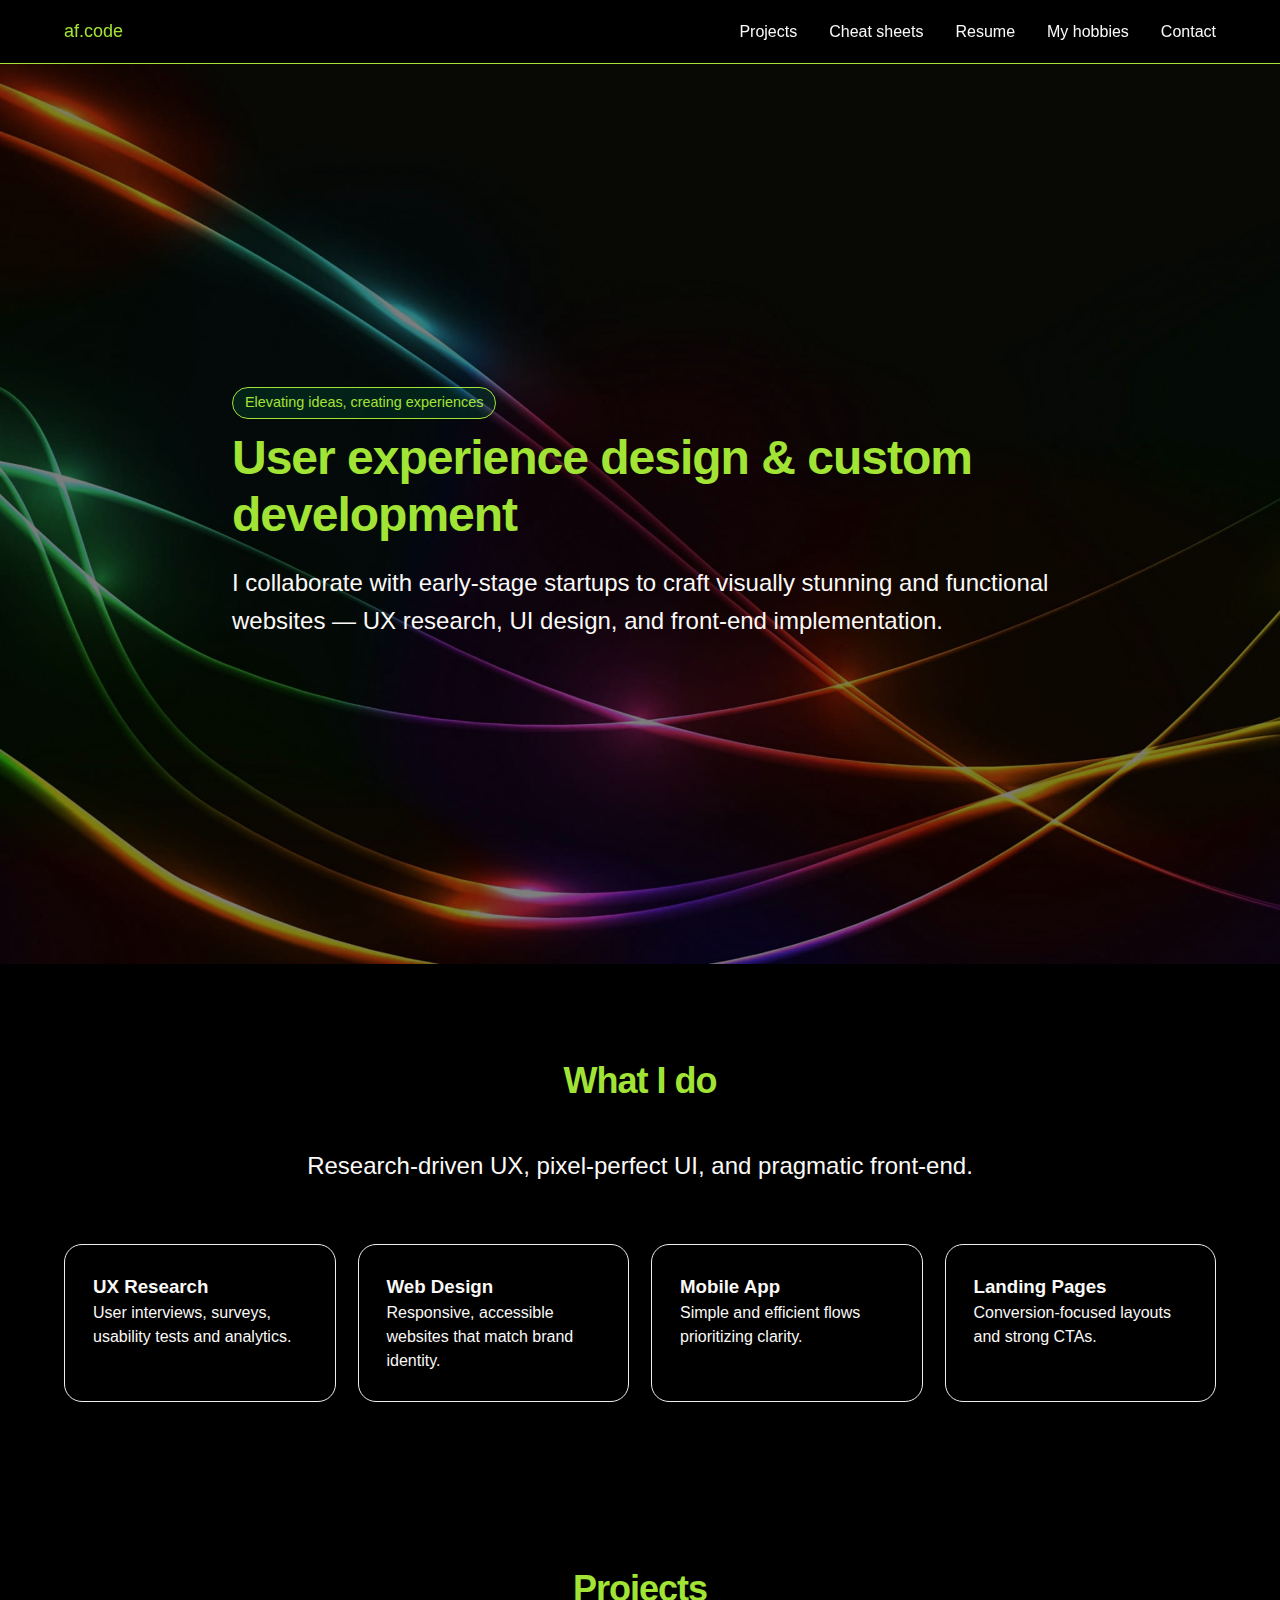
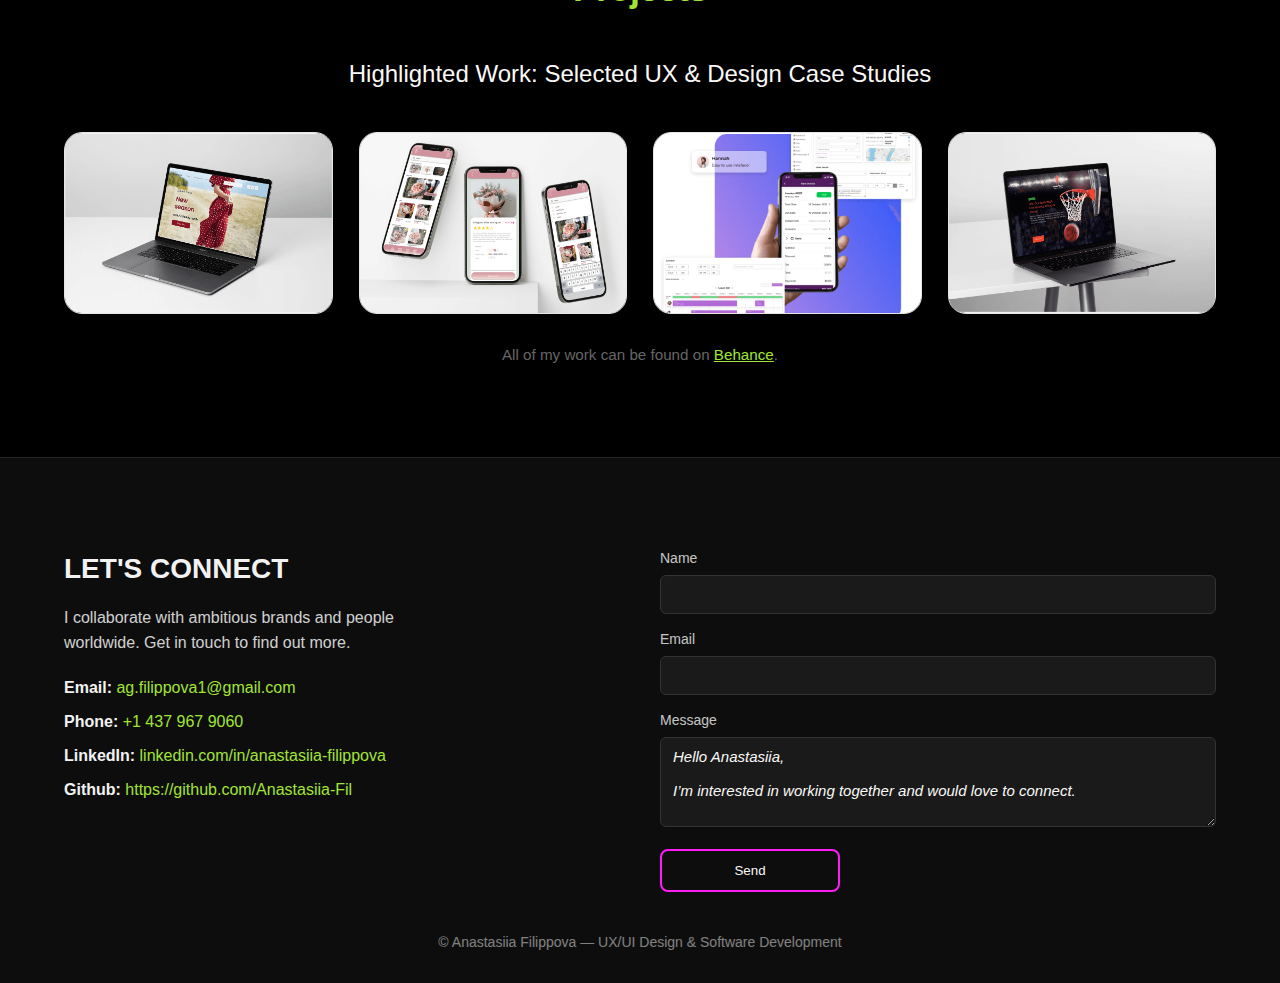
<file: index.html>
<!doctype html>
<html lang="en">
  <head>
    <meta charset="utf-8">
    <meta name="viewport" content="width=device-width,initial-scale=1">
    <title>Anastasiia — Portfolio</title>
  <link href="https://fonts.googleapis.com/css2?family=Inter:wght@400;500;600;700&display=swap" rel="stylesheet">
    <meta name="description" content="Portfolio Anastasiia — UX / UI designer & front‑end developer">
    <link rel="stylesheet" href="../styles/styles.css">
  </head>
  <body>
   
<header></header>

    <main>
      <!-- Hero -->
      <section class="hero">
        <div class="hero-overlay">
          <div class="container hero-grid">
            <div class="hero-main">
              <p class="eyebrow">Elevating ideas, creating experiences</p>
              <h1 class="hero-title">
                User experience design &amp; custom development
              </h1>
              <p class="lead">
                I collaborate with early-stage startups to craft visually stunning and functional websites — UX research, UI design, and front‑end implementation.
              </p>
            </div>
          </div>
        </div>
      </section>
      

      <!-- What I do -->
      <section id="about" class="section">
        <div class="container">
          <h2 class="section-title">What I do</h2>
          <p class="section-sub">Research-driven UX, pixel-perfect UI, and pragmatic front‑end.</p>

          <div class="cards-grid">
            <article class="card" data-anim>
              <h3>UX Research</h3>
              <p>User interviews, surveys, usability tests and analytics.</p>
            </article>

            <article class="card" data-anim>
              <h3>Web Design</h3>
              <p>Responsive, accessible websites that match brand identity.</p>
            </article>

            <article class="card" data-anim>
              <h3>Mobile App</h3>
              <p>Simple and efficient flows prioritizing clarity.</p>
            </article>

            <article class="card" data-anim>
              <h3>Landing Pages</h3>
              <p>Conversion-focused layouts and strong CTAs.</p>
            </article>
          </div>
        </div>
      </section>

      <!-- Projects -->
      <section id="projects" class="section bg-light">
        <div class="container">
          <div class="section-head">
            <h2 class="section-title">Projects</h2>
            <p class="section-sub">Highlighted Work: Selected UX & Design Case Studies</p>
          </div>

          <div class="projects-grid">
            <figure class="project-card" data-anim>
              <div class="project-media">
            <img src="./images/E-commerce.png" alt="Flower Shop App preview" />
              </div>
              <figcaption>
                <strong>E‑Commerce Website</strong>
                <p>Checkout optimisation and microcopy improvements.</p>
                

              </figcaption>
            </figure>

            <figure class="project-card" data-anim>
              <div class="project-media">
                <img src="./images/FlowerstoreMobile App.png" alt="Flower Shop App preview" />
              </div>
              <figcaption>
                <strong>Flower Shop App</strong>
                <p>Onboarding and purchase flow design.</p>
              </figcaption>
            </figure>

            <figure class="project-card" data-anim>
              <div class="project-media"> 
                <img src="./images/CRMsystem.png" alt="Flower Shop App preview" />
              </div>
              <figcaption>
                <strong>Kompot CRM</strong>
                <p>UI for task flows and data clarity.</p>
              </figcaption>
            </figure>

            <figure class="project-card" data-anim>
              <div class="project-media"> <img src="./images/Landing page.png" alt="Flower Shop App preview" />
              </div>
              <figcaption>
                <strong>Basketball Community</strong>
                <p>Landing with event signups and calendar.</p>
              </figcaption>
            </figure>
          </div>
        </div><div class="portfolio-footer">
          <p>All of my work can be found on <a href="https://www.behance.net/agfilippov2393" target="_blank" rel="behance">Behance</a>.</p>
        </div>
        
      
      </section>

      <!-- Contact / Footer -->
      <footer></footer>
    </main>
  <script src="../components/header_footer-components.js" defer></script>
    <script src="../script/script.js" defer></script>
  
  </body>
</html>
</file>
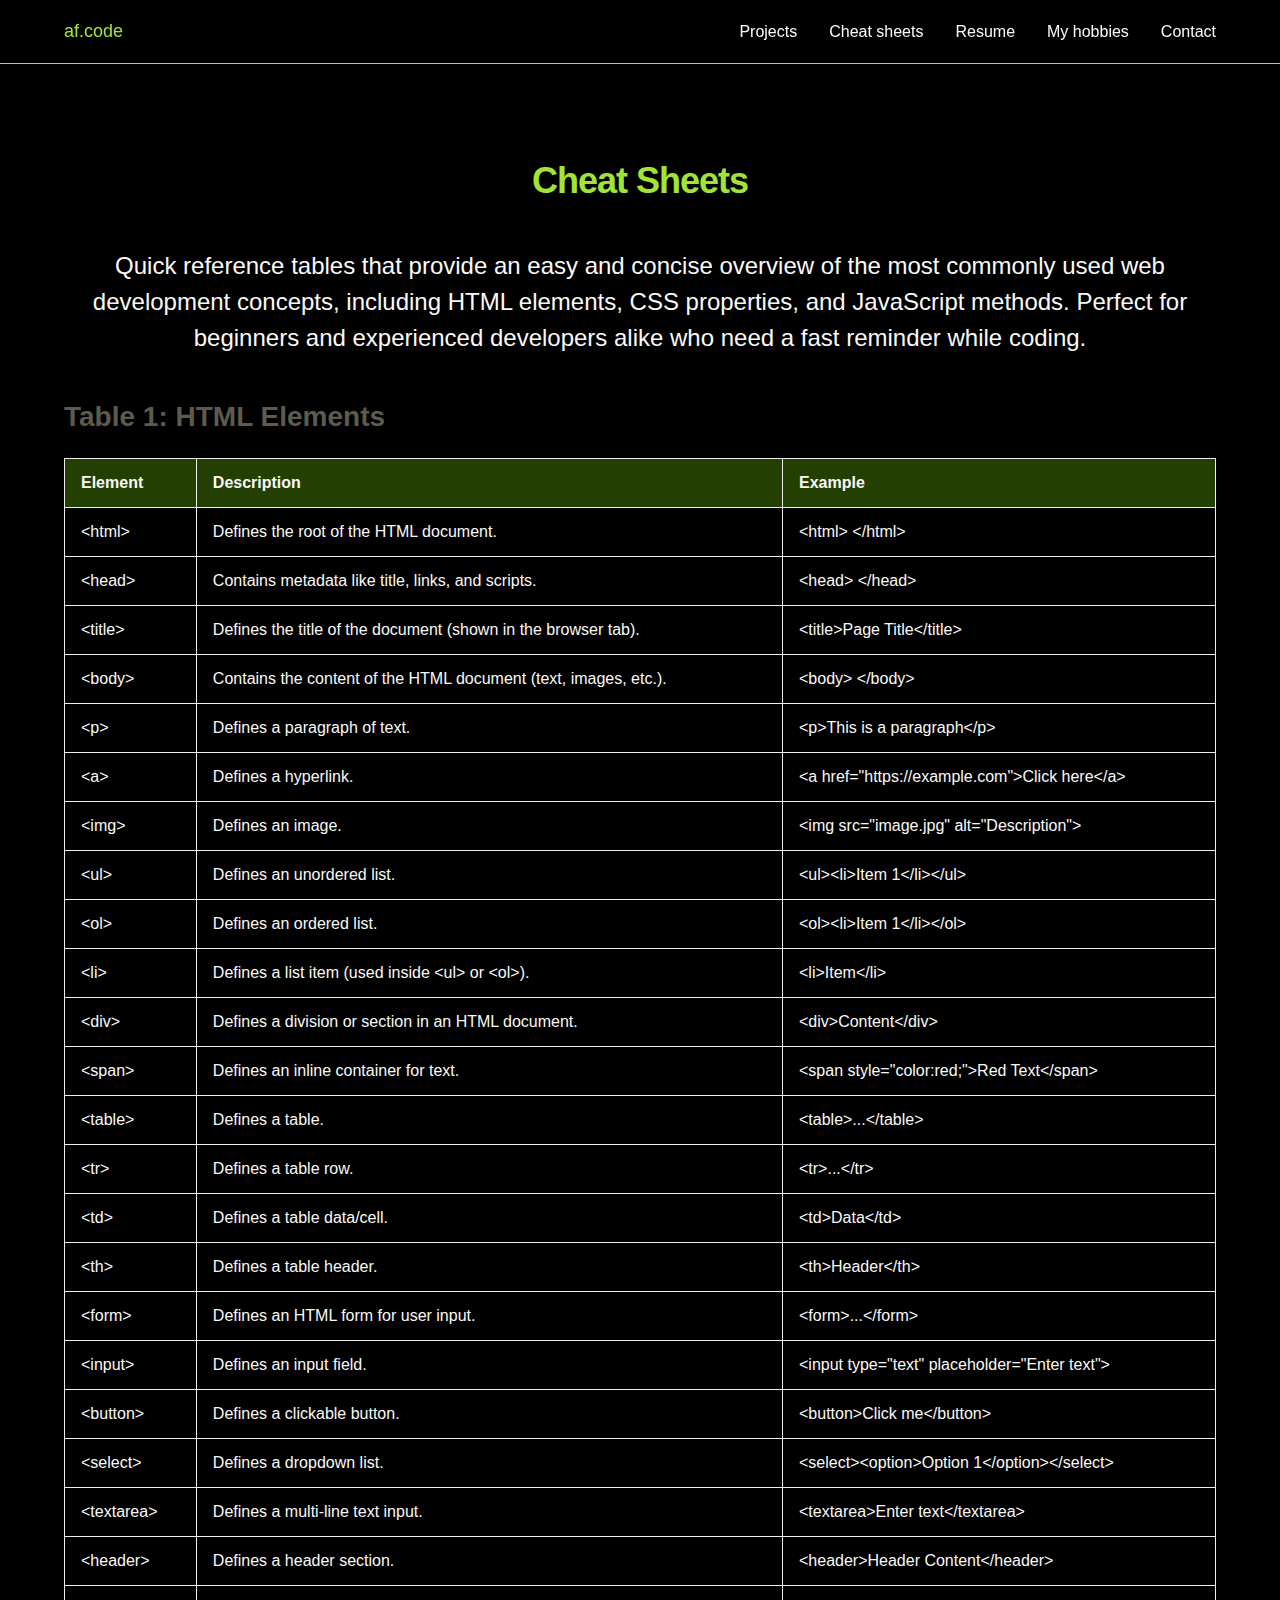
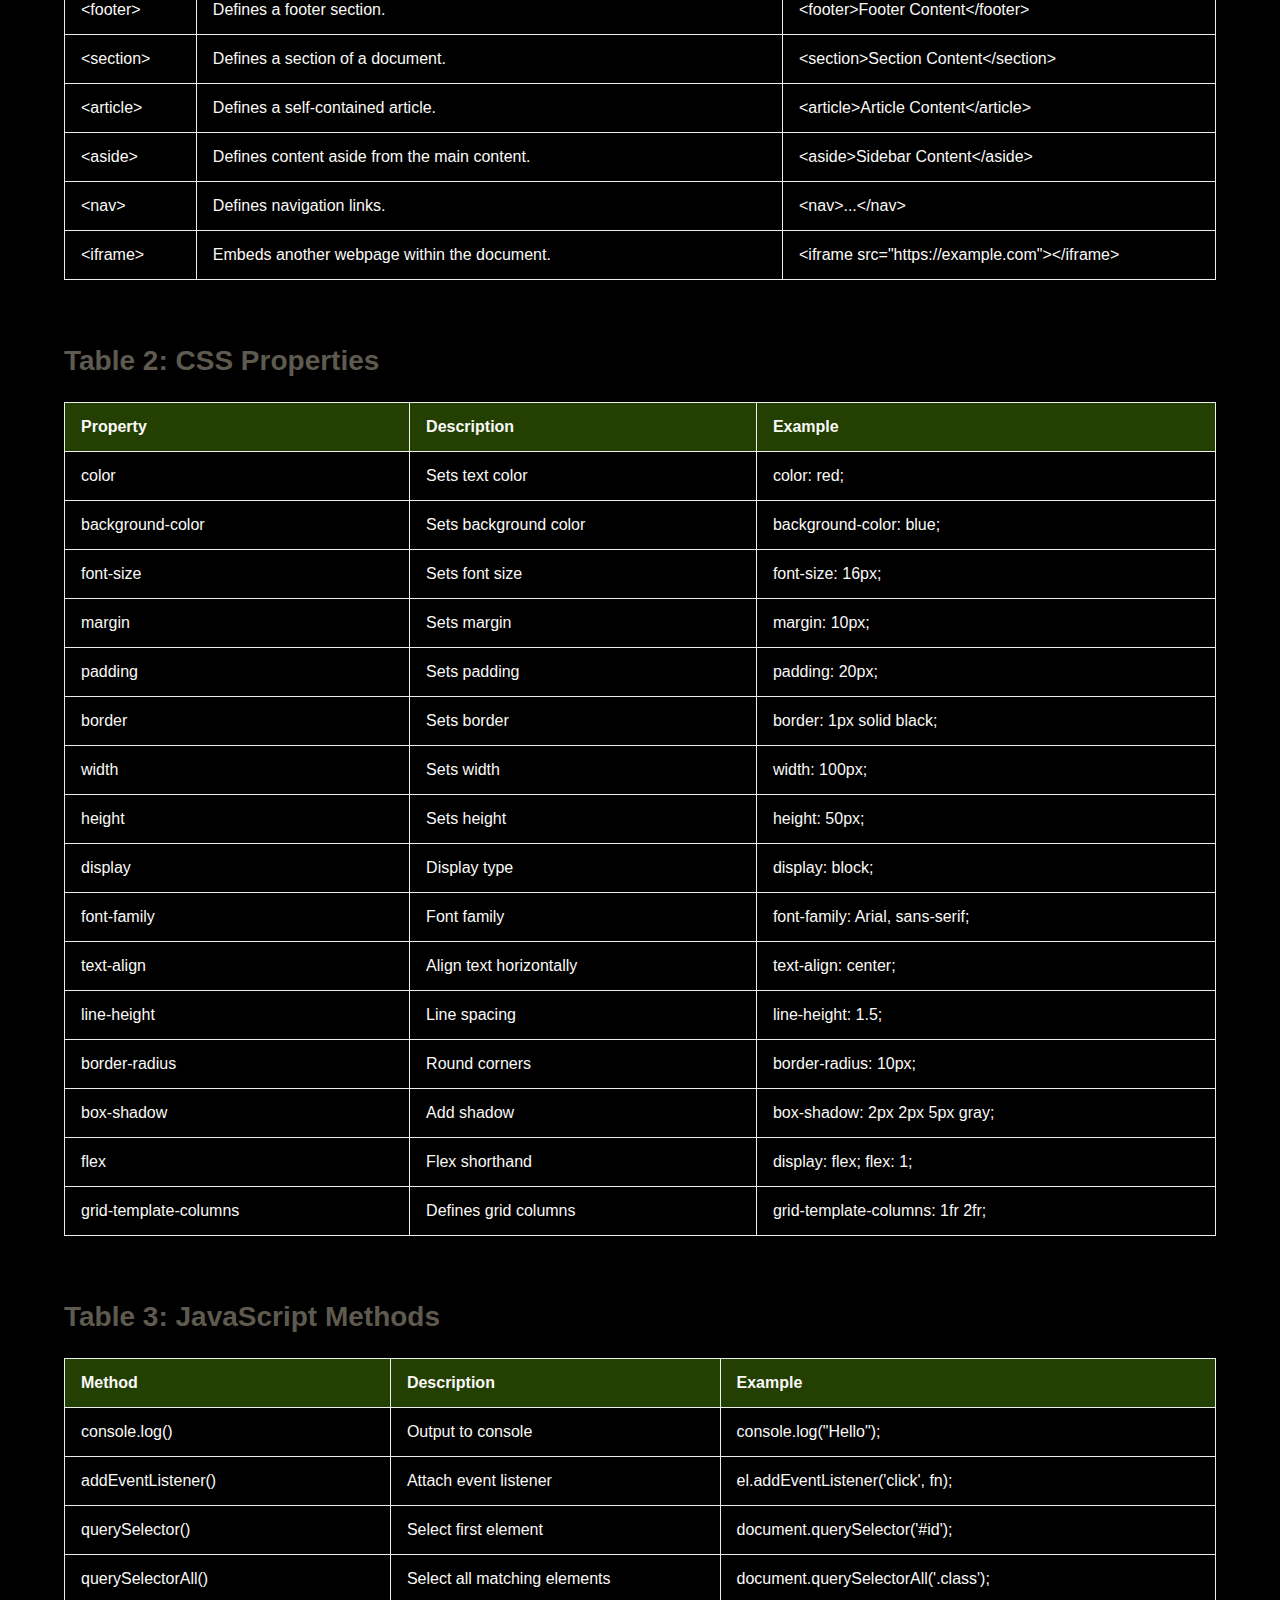
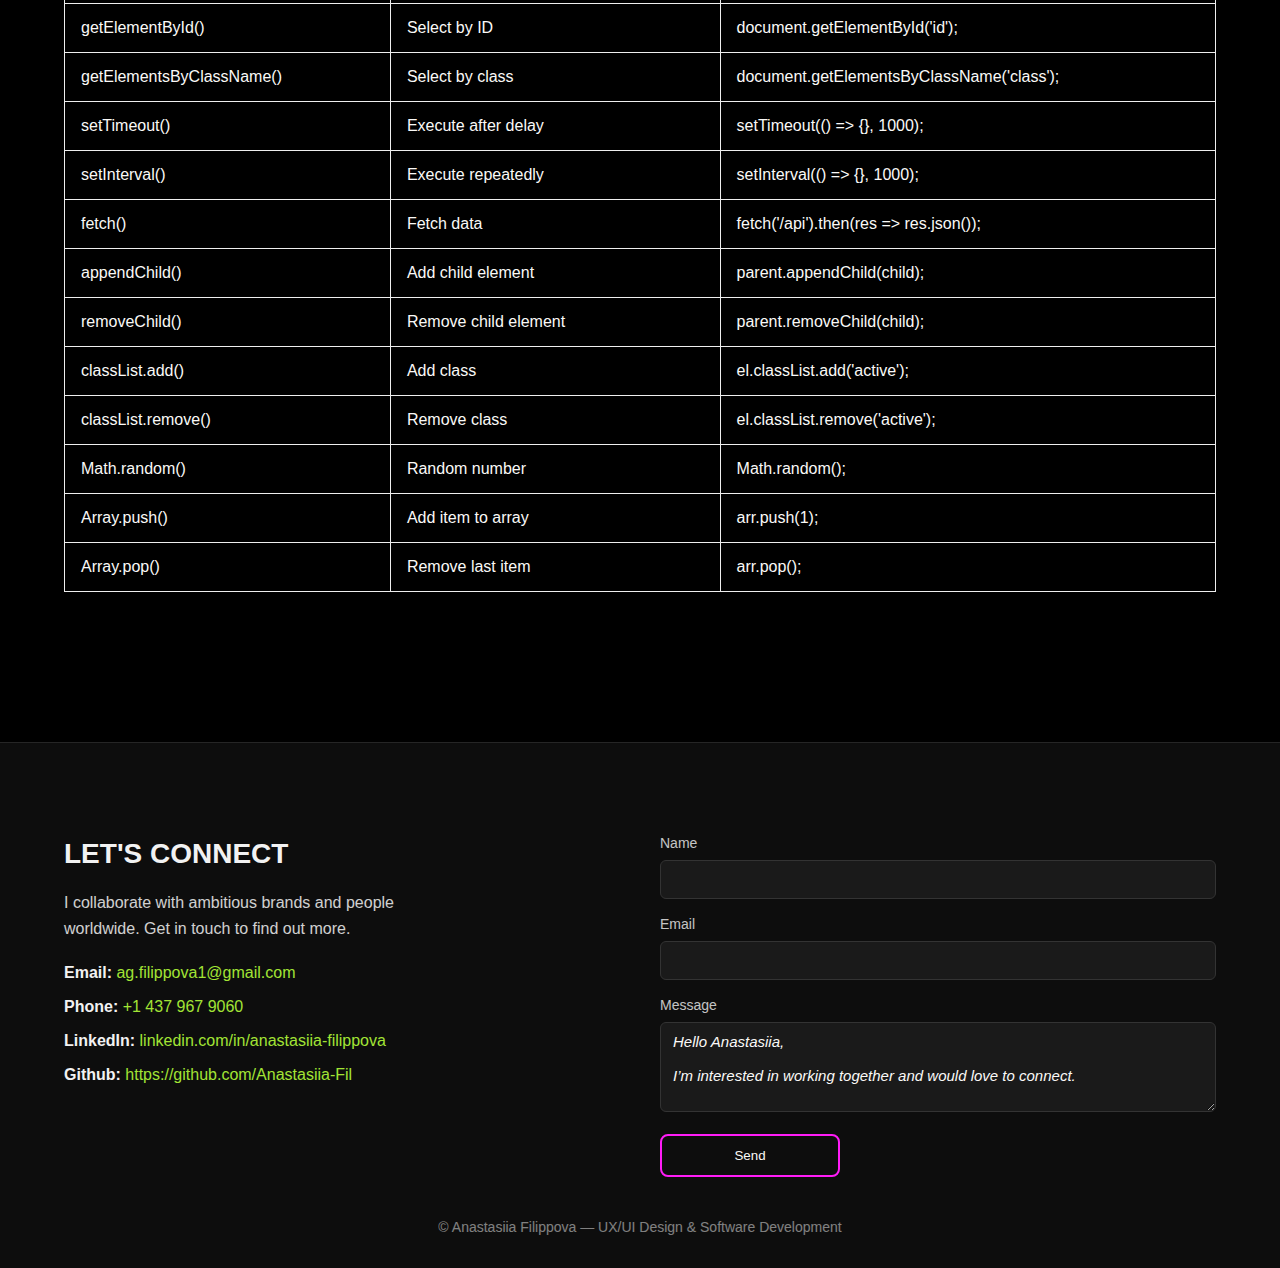
<file: pages/Cheatsheet.html>
<!doctype html>
<html lang="en">
  <head>
    <meta charset="utf-8">
    <meta name="viewport" content="width=device-width,initial-scale=1">
    <title>Cheat Sheet — Anastasiia</title>
    <link rel="stylesheet" href="../styles/styles.css">
  </head>
  <body>

    <header></header>

    <main>
      <section class="section">
        <div class="container">
          <h1 class="section-title">Cheat Sheets</h1>
          <p class="section-sub">Quick reference tables that provide an easy and concise overview of the most commonly used web development concepts, including HTML elements, CSS properties, and JavaScript methods. Perfect for beginners and experienced developers alike who need a fast reminder while coding.</p>

          <!-- Table 1 -->
          <h2 id="table1" class="table-title">Table 1: HTML Elements</h2>
          <div class="table-container" data-anim>
            <table class="cheat-table">
              <thead>
                <tr><th>Element</th><th>Description</th><th>Example</th></tr>
              </thead>
              <tbody>
                <tr>
                    <td>&lt;html&gt;</td>
                    <td>Defines the root of the HTML document.</td>
                    <td>&lt;html&gt; &lt;/html&gt;</td>
                </tr>
                <tr>
                    <td>&lt;head&gt;</td>
                    <td>Contains metadata like title, links, and scripts.</td>
                    <td>&lt;head&gt; &lt;/head&gt;</td>
                </tr>
                <tr>
                    <td>&lt;title&gt;</td>
                    <td>Defines the title of the document (shown in the browser tab).</td>
                    <td>&lt;title&gt;Page Title&lt;/title&gt;</td>
                </tr>
                <tr>
                    <td>&lt;body&gt;</td>
                    <td>Contains the content of the HTML document (text, images, etc.).</td>
                    <td>&lt;body&gt; &lt;/body&gt;</td>
                </tr>
                <tr>
                    <td>&lt;p&gt;</td>
                    <td>Defines a paragraph of text.</td>
                    <td>&lt;p&gt;This is a paragraph&lt;/p&gt;</td>
                </tr>
                <tr>
                    <td>&lt;a&gt;</td>
                    <td>Defines a hyperlink.</td>
                    <td>&lt;a href="https://example.com"&gt;Click here&lt;/a&gt;</td>
                </tr>
                <tr>
                    <td>&lt;img&gt;</td>
                    <td>Defines an image.</td>
                    <td>&lt;img src="image.jpg" alt="Description"&gt;</td>
                </tr>
                <tr>
                    <td>&lt;ul&gt;</td>
                    <td>Defines an unordered list.</td>
                    <td>&lt;ul&gt;&lt;li&gt;Item 1&lt;/li&gt;&lt;/ul&gt;</td>
                </tr>
                <tr>
                    <td>&lt;ol&gt;</td>
                    <td>Defines an ordered list.</td>
                    <td>&lt;ol&gt;&lt;li&gt;Item 1&lt;/li&gt;&lt;/ol&gt;</td>
                </tr>
                <tr>
                    <td>&lt;li&gt;</td>
                    <td>Defines a list item (used inside &lt;ul&gt; or &lt;ol&gt;).</td>
                    <td>&lt;li&gt;Item&lt;/li&gt;</td>
                </tr>
                <tr>
                    <td>&lt;div&gt;</td>
                    <td>Defines a division or section in an HTML document.</td>
                    <td>&lt;div&gt;Content&lt;/div&gt;</td>
                </tr>
                <tr>
                    <td>&lt;span&gt;</td>
                    <td>Defines an inline container for text.</td>
                    <td>&lt;span style="color:red;"&gt;Red Text&lt;/span&gt;</td>
                </tr>
                <tr>
                    <td>&lt;table&gt;</td>
                    <td>Defines a table.</td>
                    <td>&lt;table&gt;...&lt;/table&gt;</td>
                </tr>
                <tr>
                    <td>&lt;tr&gt;</td>
                    <td>Defines a table row.</td>
                    <td>&lt;tr&gt;...&lt;/tr&gt;</td>
                </tr>
                <tr>
                    <td>&lt;td&gt;</td>
                    <td>Defines a table data/cell.</td>
                    <td>&lt;td&gt;Data&lt;/td&gt;</td>
                </tr>
                <tr>
                    <td>&lt;th&gt;</td>
                    <td>Defines a table header.</td>
                    <td>&lt;th&gt;Header&lt;/th&gt;</td>
                </tr>
                <tr>
                    <td>&lt;form&gt;</td>
                    <td>Defines an HTML form for user input.</td>
                    <td>&lt;form&gt;...&lt;/form&gt;</td>
                </tr>
                <tr>
                    <td>&lt;input&gt;</td>
                    <td>Defines an input field.</td>
                    <td>&lt;input type="text" placeholder="Enter text"&gt;</td>
                </tr>
                <tr>
                    <td>&lt;button&gt;</td>
                    <td>Defines a clickable button.</td>
                    <td>&lt;button&gt;Click me&lt;/button&gt;</td>
                </tr>
                <tr>
                    <td>&lt;select&gt;</td>
                    <td>Defines a dropdown list.</td>
                    <td>&lt;select&gt;&lt;option&gt;Option 1&lt;/option&gt;&lt;/select&gt;</td>
                </tr>
                <tr>
                    <td>&lt;textarea&gt;</td>
                    <td>Defines a multi-line text input.</td>
                    <td>&lt;textarea&gt;Enter text&lt;/textarea&gt;</td>
                </tr>
                <tr>
                    <td>&lt;header&gt;</td>
                    <td>Defines a header section.</td>
                    <td>&lt;header&gt;Header Content&lt;/header&gt;</td>
                </tr>
                <tr>
                    <td>&lt;footer&gt;</td>
                    <td>Defines a footer section.</td>
                    <td>&lt;footer&gt;Footer Content&lt;/footer&gt;</td>
                </tr>
                <tr>
                    <td>&lt;section&gt;</td>
                    <td>Defines a section of a document.</td>
                    <td>&lt;section&gt;Section Content&lt;/section&gt;</td>
                </tr>
                <tr>
                    <td>&lt;article&gt;</td>
                    <td>Defines a self-contained article.</td>
                    <td>&lt;article&gt;Article Content&lt;/article&gt;</td>
                </tr>
                <tr>
                    <td>&lt;aside&gt;</td>
                    <td>Defines content aside from the main content.</td>
                    <td>&lt;aside&gt;Sidebar Content&lt;/aside&gt;</td>
                </tr>
                <tr>
                    <td>&lt;nav&gt;</td>
                    <td>Defines navigation links.</td>
                    <td>&lt;nav&gt;...&lt;/nav&gt;</td>
                </tr>
                <tr>
                    <td>&lt;iframe&gt;</td>
                    <td>Embeds another webpage within the document.</td>
                    <td>&lt;iframe src="https://example.com"&gt;&lt;/iframe&gt;</td>
                </tr>
            </tbody>
            </table>
          </div>

          <!-- Table 2 -->
          <h2 id="table2" class="table-title">Table 2: CSS Properties</h2>
          <div class="table-container" data-anim>
            <table class="cheat-table">
              <thead>
                <tr><th>Property</th><th>Description</th><th>Example</th></tr>
              </thead>
              <tbody>
                <tr><td>color</td><td>Sets text color</td><td>color: red;</td></tr>
                <tr><td>background-color</td><td>Sets background color</td><td>background-color: blue;</td></tr>
                <tr><td>font-size</td><td>Sets font size</td><td>font-size: 16px;</td></tr>
                <tr><td>margin</td><td>Sets margin</td><td>margin: 10px;</td></tr>
                <tr><td>padding</td><td>Sets padding</td><td>padding: 20px;</td></tr>
                <tr><td>border</td><td>Sets border</td><td>border: 1px solid black;</td></tr>
                <tr><td>width</td><td>Sets width</td><td>width: 100px;</td></tr>
                <tr><td>height</td><td>Sets height</td><td>height: 50px;</td></tr>
                <tr><td>display</td><td>Display type</td><td>display: block;</td></tr>
                <tr><td>font-family</td><td>Font family</td><td>font-family: Arial, sans-serif;</td></tr>
                <tr><td>text-align</td><td>Align text horizontally</td><td>text-align: center;</td></tr>
                <tr><td>line-height</td><td>Line spacing</td><td>line-height: 1.5;</td></tr>
                <tr><td>border-radius</td><td>Round corners</td><td>border-radius: 10px;</td></tr>
                <tr><td>box-shadow</td><td>Add shadow</td><td>box-shadow: 2px 2px 5px gray;</td></tr>
                <tr><td>flex</td><td>Flex shorthand</td><td>display: flex; flex: 1;</td></tr>
                <tr><td>grid-template-columns</td><td>Defines grid columns</td><td>grid-template-columns: 1fr 2fr;</td></tr>
              </tbody>
            </table>
          </div>

          <!-- Table 3 -->
          <h2 id="table3" class="table-title">Table 3: JavaScript Methods</h2>
          <div class="table-container" data-anim>
            <table class="cheat-table">
              <thead>
                <tr><th>Method</th><th>Description</th><th>Example</th></tr>
              </thead>
              <tbody>
                <tr><td>console.log()</td><td>Output to console</td><td>console.log("Hello");</td></tr>
                <tr><td>addEventListener()</td><td>Attach event listener</td><td>el.addEventListener('click', fn);</td></tr>
                <tr><td>querySelector()</td><td>Select first element</td><td>document.querySelector('#id');</td></tr>
                <tr><td>querySelectorAll()</td><td>Select all matching elements</td><td>document.querySelectorAll('.class');</td></tr>
                <tr><td>getElementById()</td><td>Select by ID</td><td>document.getElementById('id');</td></tr>
                <tr><td>getElementsByClassName()</td><td>Select by class</td><td>document.getElementsByClassName('class');</td></tr>
                <tr><td>setTimeout()</td><td>Execute after delay</td><td>setTimeout(() => {}, 1000);</td></tr>
                <tr><td>setInterval()</td><td>Execute repeatedly</td><td>setInterval(() => {}, 1000);</td></tr>
                <tr><td>fetch()</td><td>Fetch data</td><td>fetch('/api').then(res => res.json());</td></tr>
                <tr><td>appendChild()</td><td>Add child element</td><td>parent.appendChild(child);</td></tr>
                <tr><td>removeChild()</td><td>Remove child element</td><td>parent.removeChild(child);</td></tr>
                <tr><td>classList.add()</td><td>Add class</td><td>el.classList.add('active');</td></tr>
                <tr><td>classList.remove()</td><td>Remove class</td><td>el.classList.remove('active');</td></tr>
                <tr><td>Math.random()</td><td>Random number</td><td>Math.random();</td></tr>
                <tr><td>Array.push()</td><td>Add item to array</td><td>arr.push(1);</td></tr>
                <tr><td>Array.pop()</td><td>Remove last item</td><td>arr.pop();</td></tr>
              </tbody>
            </table>
          </div>

        </div>
      </section>
    </main>
 
<footer></footer>
      
    <script src="../script/script.js" defer></script>
    <script src="../components/header_footer-components.js" defer></script>
  </body>
</html>
</file>
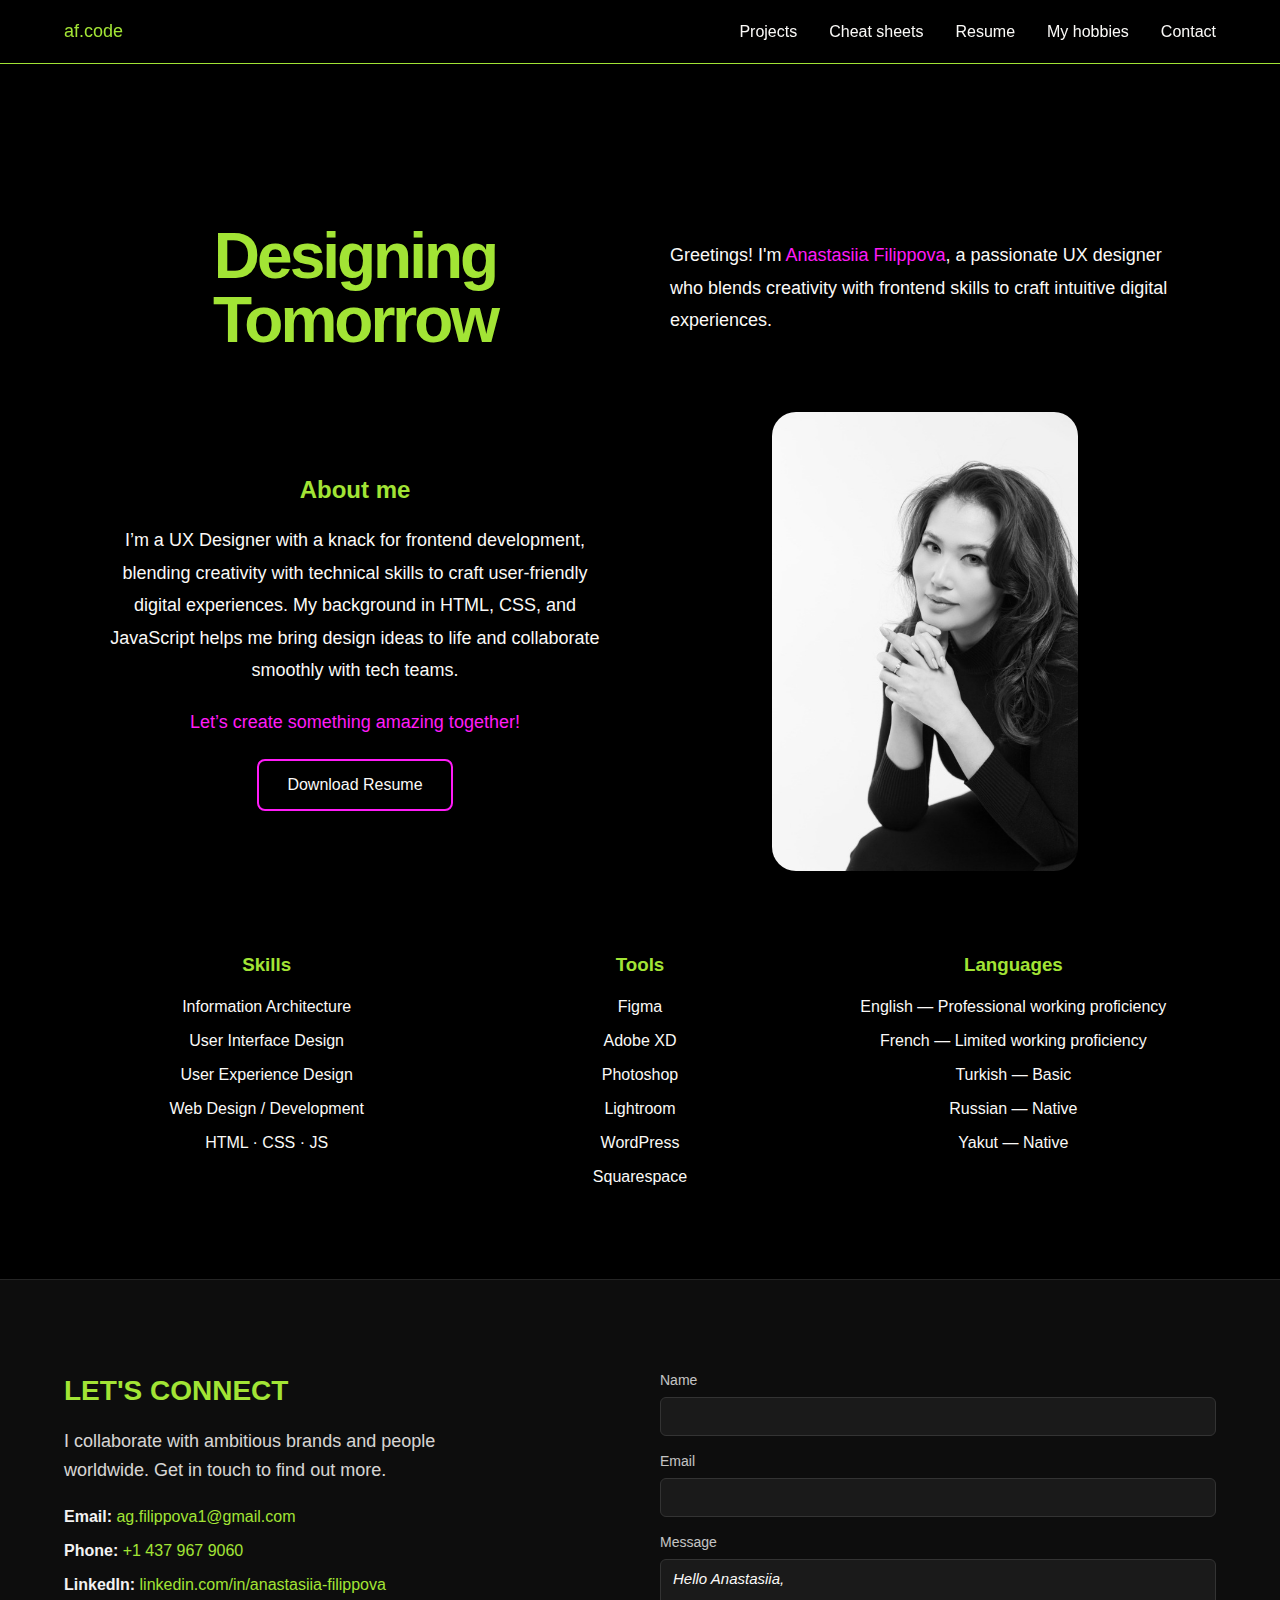
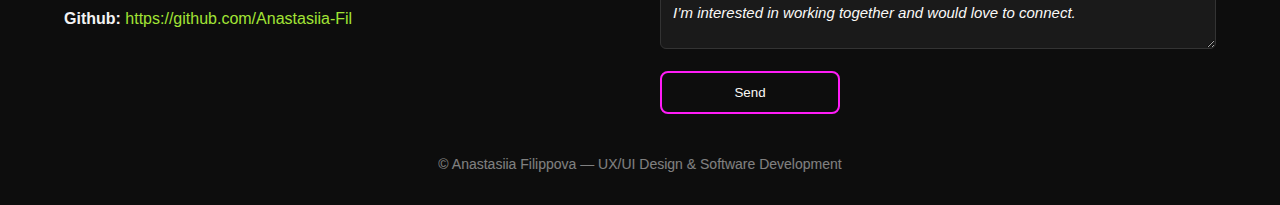
<file: pages/Resume.html>
<!DOCTYPE html>
<html lang="en">

<head>
  <meta charset="utf-8" />
  <meta name="viewport" content="width=device-width, initial-scale=1" />
  <title>Anastasiia — Portfolio</title>
  <meta name="description" content="Portfolio Anastasiia — UX / UI designer & front-end developer" />
  <link href="https://fonts.googleapis.com/css2?family=Inter:wght@400;500;600;700&display=swap" rel="stylesheet" />
  <link rel="stylesheet" href="../styles/styles.css" />
  <link rel="stylesheet" href="../styles/resume.css" />
</head>

<body>
  <header></header>

  <main class="main-container">
    <!-- HERO 1 -->
    <section class="hero-grid">
      <div class="hero-left">
        <h1>Designing<br />Tomorrow</h1>
      </div>

      <div class="hero-right">
        <p class="intro">
          Greetings! I'm <span class="highlight">Anastasiia Filippova</span>,
          a passionate UX designer who blends creativity with frontend skills
          to craft intuitive digital experiences.
        </p>
      </div>

      <!-- HERO 2 -->
      <div class="hero-left">
        <h2>About me</h2>
        <p>
          I’m a UX Designer with a knack for frontend development, blending
          creativity with technical skills to craft user-friendly digital
          experiences. My background in HTML, CSS, and JavaScript helps me
          bring design ideas to life and collaborate smoothly with tech teams.
        </p>
        <p class="cta-text">Let’s create something amazing together!</p>

        <a href="../images/Resume DEC2025.pdf" class="btn">Download Resume</a>
      </div>

      <div class="hero-right image-placeholder">
        <img src="..\images\Portfolio-min (2) (1).jpg" alt="photo" />
      </div>
    </section>

    <!-- SKILLS / TOOLS / LANGUAGES -->
    <section class="bottom-grid">
      <div class="info-block">
        <h3>Skills</h3>
        <ul>
          <li>Information Architecture</li>
          <li>User Interface Design</li>
          <li>User Experience Design</li>
          <li>Web Design / Development</li>
          <li>HTML · CSS · JS</li>
        </ul>
      </div>

      <div class="info-block">
        <h3>Tools</h3>
        <ul>
          <li>Figma</li>
          <li>Adobe XD</li>
          <li>Photoshop</li>
          <li>Lightroom</li>
          <li>WordPress</li>
          <li>Squarespace</li>
        </ul>
      </div>

      <div class="info-block">
        <h3>Languages</h3>
        <ul>
          <li>English — Professional working proficiency</li>
          <li>French — Limited working proficiency</li>
             <li>Turkish — Basic</li>
             <li>Russian — Native</li>
          <li>Yakut — Native</li>
       
        </ul>
      </div>
    </section>
  </main>

  <footer></footer>

  <script src="../script/script.js"></script>
  <script src="../components/header_footer-components.js"></script>
</body>


</html>
</file>
<file: styles/styles.css>
/*   BASE */
:root {
  --muted: #666666;
  --radius: 18px;
  --transition: 0.35s ease;
  --background-color: #000000;
  --background-color-light: #faf9f7;
  --text: #111111;
  --main-text-color: #faf9f7;
  --main-text-color2: #5e5a4f;
  --accent-color1: #233f02;
  --accent-color2: #a2e435;
  --pink: #ffcaff;
  --neon-pink: #ff1cf7;
}

* {
  margin: 0;
  padding: 0;
  box-sizing: border-box;
}

body {
  font-family: "Playfair Display", sans-serif;
  background: var(--background-color);
  color: var(--accent-color2);
  line-height: 1.5;
  overflow-x: hidden;
}

img {
  display: block;
  width: 100%;
  height: auto;
}

.container {
  width: min(1200px, 90%);
  margin-inline: auto;
}

/* HEADER */

.site-header {
  padding: 18px 0;
  border-bottom: 1px solid;
  background: (--background-color);
  backdrop-filter: blur(12px);
  position: sticky;
  top: 0;
  z-index: 20;
}

.header-inner {
  display: flex;
  justify-content: space-between;
  align-items: center;
}

.logo {
  font-size: 18px;
  font-weight: 100;
  text-decoration: none;
  color: var(--accent-color2);
  transition: color 0.3s ease;
}

.logo:hover {
  color: var(--pink);
  text-shadow: 0 0 5px var(--neon-pink), 0 0 10px var(--neon-pink),
    0 0 15px var(--neon-pink);
}

/* NAV */
.nav {
  display: flex;
  gap: 32px;
}

#main-nav {
  background-color: var(--background-color);
}

.nav a {
  color: var(--main-text-color);
  text-decoration: none;
  font-weight: 400;
  transition: color 0.3s ease, text-shadow 0.3s ease;
}

.nav a:hover {
  color: var(--pink);
  text-shadow: 0 0 5px var(--neon-pink), 0 0 10px var(--neon-pink),
    0 0 15px var(--neon-pink);
}

.nav-toggle {
  display: none;
  width: 22px;
  height: 22px;
  border: none;
  background: none;
  cursor: pointer;
}

.hamburger,
.hamburger::before,
.hamburger::after {
  content: "";
  display: block;
  height: 2px;
  background: var(--accent-color2);
  border-radius: 2px;
  transition: 0.3s;
}

.hamburger {
  width: 26px;
  position: relative;
}

.hamburger::before {
  width: 26px;
  position: absolute;
  top: -8px;
}

.hamburger::after {
  width: 26px;
  position: absolute;
  top: 8px;
}

/* HERO */
.hero {
  width: 100%;
  height: 100vh;
  background: url("../images/BACK.jpg") center/cover no-repeat;
  position: relative;
  display: flex;
  align-items: center;
}

.hero-overlay {
  width: 100%;
  height: 100%;
  background-color: rgba(0, 0, 0, 0.5);
  display: flex;
  align-items: center;
}

.hero.hero-no-bg {
  background: none !important;

  background-color: transparent;
}

.hero-grid {
  display: flex;
  justify-content: flex-start;
  width: 70%;

  padding-left: 40px;
}

.hero-main .eyebrow {
  color: var(--accent-color2);

  font-weight: 500;
  margin-bottom: 10px;
  display: inline-block;

  padding: 4px 12px;

  border-radius: 999px;

  border: 1px solid var(--accent-color2);

  background-color: rgba(0, 255, 153, 0.1);

  font-size: 0.9rem;
}

.hero-main .hero-title {
  font-size: 48px;
  color: var(--accent-color2);
  font-weight: 700;
  margin-bottom: 20px;
  line-height: 1.2;
  letter-spacing: -1px;
}

.hero-main .lead {
  font-size: 24px;
  color: var(--main-text-color);
  line-height: 1.6;
}

.btn {
  display: inline-flex;
  align-items: center;
  justify-content: center;
  padding: 12px 28px;
  min-width: 180px;
  font-weight: 500;
  text-decoration: none;
  border: 2px solid var(--neon-pink);
  color: var(--main-text-color);
  background-color: transparent;
  border-radius: 8px;
  transition: all 0.3s ease;
  width: fit-content;  
}

.btn:hover {
  background-color: var(--neon-pink);
  color: #000;
  opacity: 1;
  transform: scale(1.05);
}

/*SECTIONS */
.section {
  padding: 90px 0;
}

.section-title {
  font-size: 36px;
  font-weight: 600;
  margin: 60px, 0, 15px, 0;
  text-align: center;
  letter-spacing: -1px;
}

.section-sub {
  color: var(--main-text-color);
  margin-top: 40px;
  margin-bottom: 40px;
  text-align: center;
  font-size: 24px;
  font-weight: 500;
}

/*ABOUT CARDS */
.cards-grid {
  display: grid;
  gap: 22px;
  grid-template-columns: repeat(auto-fit, minmax(230px, 1fr));
}

.card {
  padding: 28px;
  border-radius: var(--radius);

  border: 1px solid #eee;
  transition: var(--transition);
  transform: translateY(20px);
  color: var(--main-text-color);
}

.card:hover {
  transform: translateY(-4px);
  box-shadow: 0 12px 30px rgba(255, 255, 255, 0.5);
  border-color: var(--background-color-light);
}

[data-anim] {
  opacity: 1;
  transform: translateY(20);
  transition: opacity 0.6s ease, transform 0.6s ease;
}

[data-anim].visible {
  opacity: 1;
  transform: translateY(0);
}

/*PROJECTS  */
.bg-light {
  background: var(--background-color);
}

.projects-grid {
  display: grid;
  gap: 26px;
  grid-template-columns: repeat(auto-fit, minmax(260px, 1fr));
}

.project-card {
  display: flex;
  flex-direction: column;
  background: #fff;
  border-radius: var(--radius);
  border: 1px solid #e5e5e5;
  overflow: hidden;
  transition: var(--transition);
  opacity: 1;
  transform: translateY(0px);
}

.project-card:hover {
  position: relative;
  transform: translateY(-4px);
  box-shadow: 0 12px 30px rgba(255, 255, 255, 0.5);
  background-color: rgba(255, 255, 255, 0.05);
  border-color: #fff;
}

.project-media {
  background: #f2f2f2;
  height: 180px;
  display: flex;
  align-items: center;
  justify-content: center;
  font-weight: 600;
  color: #999;
  object-fit: cover;
}

.project-card figcaption {
  position: absolute;
  bottom: -100%;
  left: 0;
  width: 100%;
  background: rgba(0, 0, 0, 0.8);
  color: var(--accent-color2);
  padding: 20px;
  transition: bottom 0.3s ease;
}

.project-card:hover figcaption {
  bottom: 0;
}

.portfolio-footer {
  margin-top: 30px;
  text-align: center;
  font-size: 0.95rem;
  color: var(--muted);
}

.portfolio-footer a {
  color: var(--accent-color2);
  text-decoration: underline;
  transition: color 0.3s ease;
}

/* FOOTER (components)*/
.footer {
  background: #0d0d0d;
  color: #f2f2f2;
  padding: 90px 0 30px;
  border-top: 1px solid rgba(255, 255, 255, 0.1);
}

.footer-grid {
  display: grid;
  grid-template-columns: 1fr 1fr;
  gap: 40px;
  align-items: start;
}

.footer-info h2 {
  font-size: 28px;
  margin-bottom: 15px;
}

.footer-info p {
  max-width: 380px;
  line-height: 1.6;
  margin-bottom: 20px;
  opacity: 0.85;
}

.contact-list {
  list-style: none;
  margin: 0;
  padding: 0;
}

.contact-list li {
  margin-bottom: 10px;
  font-size: 16px;
}

.contact-list a {
  color: var(--accent-color2);
  text-decoration: none;
}

.contact-list a:hover {
  opacity: 0.7;
}

/* FORM */
.contact-form label {
  display: block;
  margin-bottom: 15px;
}

.contact-form span {
  display: block;
  margin-bottom: 6px;
  font-size: 14px;
  opacity: 0.8;
}

.contact-form input,
.contact-form textarea {
  width: 100%;
  padding: 10px 12px;
  border: 1px solid #333;
  background: #1a1a1a;
  color: var(--main-text-color);
  border-radius: 6px;
  font-size: 15px;
  font-family: "Playfair Display", sans-serif;
  font-style: italic;


}

.contact-form input:focus,
.contact-form textarea:focus {
  border-color: var(--accent-color2);
  outline: none;
}
.contact-form button,
.contact-form .btn {
  align-self: center;    
  width: fit-content;
}






/* COPYRIGHT */
.footer-note {
  text-align: center;
  margin-top: 40px;
  font-size: 14px;
  opacity: 0.5;
}



.table-title {
  font-size: 28px;
  margin: 40px 0 20px;
  color: var(--main-text-color2);
}

.table-container {
  overflow-x: auto;
  margin-bottom: 60px;
}

.cheat-table {
  width: 100%;
  border-collapse: collapse;
}

.cheat-table th,
.cheat-table td {
  padding: 12px 16px;
  border: 1px solid #eee;
  color: var(--main-text-color);
  text-align: left;
}

.cheat-table th {
  background-color: var(--accent-color1);
  color: var(--main-text-color);
}

@media (max-width: 1024px) {
  /* CONTAINER */
  .container {
    width: min(1000px, 92%);
  }

  /* HEADER */
  .header-inner {
    padding: 0 20px;
    justify-content: space-between;
    align-items: center;
  }

  /* HERO */
  .hero {
    height: auto;
    padding: 80px 0;
  }

  .hero-grid {
    width: 100%;
    padding-left: 0;
    justify-content: center;
    text-align: center;
  }

  .hero-main .hero-title {
    font-size: 40px;
  }

  .hero-main .lead {
    font-size: 20px;
  }
  .hero-overlay {
    background-color: rgba(0, 0, 0, 0);
  }

  /* SECTIONS */
  .section {
    padding: 70px 0;
  }

  .section-title {
    font-size: 32px;
  }

  .section-sub {
    font-size: 20px;
  }

  /* PROJECTS */
  .projects-grid {
    grid-template-columns: repeat(2, 1fr);
  }

  /* FOOTER */
  .footer {
    padding: 70px 0 30px;
  }
}

@media (max-width: 768px) {
  /* CONTAINER */
  .container {
    width: 92%;
  }

  /* HEADER */
  .header-inner {
    flex-direction: row;
  }

  /* NAV */
  .nav {
    position: absolute;
    top: 70px;
    right: 16px;
    background: var(--background-color);
    flex-direction: column;
    padding: 20px;
    border-radius: var(--radius);
    gap: 18px;
    border: 1px solid #333;
    transform: translateX(120%);
  }

  .nav.show {
    transform: translateX(0);
  }

  .nav-toggle {
    display: block;
  }

  /* HERO */
  .hero {
    padding: 60px 0;
  }

  .hero-grid {
    width: 100%;
    text-align: center;
  }

  .hero-main .hero-title {
    font-size: 32px;
  }

  .hero-main .lead {
    font-size: 18px;
  }

  /* BUTTON */
  .btn {
    min-width: auto;
    width: 100%;
  }

  /* CARDS */
  .cards-grid {
    grid-template-columns: 1fr;
  }

  /* PROJECTS */
  .projects-grid {
    grid-template-columns: 1fr;
  }

  /* FOOTER */
  .footer-grid {
    grid-template-columns: 1fr;
    gap: 30px;
  }

  .footer-info p {
    max-width: 100%;
  }

  .footer-note {
    font-size: 13px;
  }
}
</file>
<file: styles/resume.css>
/* MAIN */
.main-container {
  max-width: 1200px;
  margin: 0 auto;
  padding: 80px 60px;
}

/*HERO GRID */
.hero-grid {
  display: grid;
  grid-template-columns: 1fr 1fr; 
  grid-auto-rows: auto;          
  gap: 60px;

  width: 100%;          
  padding: 80px 0;     
}

.hero-left,
.hero-right {
  display: flex;
  flex-direction: column;
  justify-content: center;
}

.hero-left {
  align-items: center;
  text-align: center; 
}

.hero-left .btn {
  align-self: center;    
  width: fit-content;
}


.hero-right {
  align-items: flex-start;
  text-align: left;
}

/* TEXT */
h1 {
  font-size: 64px;
  line-height: 1;
  color: var(--accent-color2);
  letter-spacing: -3px;
}

h2,
h3 {
  color: var(--accent-color2);
  margin-bottom: 16px;
}

p {
  font-size: 18px;
  line-height: 1.8;
  color: var(--main-text-color);
}

.intro {
  font-size: 18px;
}

.highlight {
  color: var(--neon-pink);
}

.cta-text {
  margin: 20px 0;
  color: var(--neon-pink);
}

/* IMAGE */
.hero-right.image-placeholder {
  min-height: 420px;
  display: flex;
  align-items: center;
  justify-content: center;
}

.hero-right.image-placeholder img {
  width: 60%;
  height: auto;
  object-fit: contain;
  border-radius: 24px;
}

/*  BOTTOM GRID */
.bottom-grid {
  display: grid;
  grid-template-columns: repeat(3, 1fr); 
  gap: 40px;
}

.info-block {
  display: flex;
  flex-direction: column;
  align-items: center;
  text-align: center;
}

.info-block ul {
  list-style: none;
}

.info-block li {
  margin-bottom: 10px;
  color: var(--main-text-color);
}

/*  TABLET  */
@media (max-width: 1024px) {

  .main-container {
    padding: 60px 48px;
  }

  .hero-grid {
    padding: 60px 48px;
    gap: 48px;
  }

  h1 {
    font-size: 48px;
    letter-spacing: -2px;
  }

  .hero-right.image-placeholder {
    min-height: 360px;
  }

  .hero-right.image-placeholder img {
    width: 50%;
  }
}

/* MOBILE */
@media (max-width: 768px) {

  .main-container {
    padding: 40px 24px;
  }

  .hero-grid {
    grid-template-columns: 1fr; 
    padding: 40px 24px;
    gap: 32px;
    text-align: center;
  }

  .hero-left,
  .hero-right {
    align-items: center;
    text-align: center;
    
  }

  h1 {
    font-size: 38px;
    letter-spacing: -1px;
  }

  p {
    font-size: 15px;
    line-height: 1.6;
  }

  .hero-right.image-placeholder {
    min-height: 260px;
  }

  .hero-right.image-placeholder img {
    width: 35%;
  }

  .bottom-grid {
    grid-template-columns: 1fr; 
    gap: 28px;
    justify-items: center;
  }

  .info-block {
    align-items: center;
    text-align: center;
  }
}
</file>
